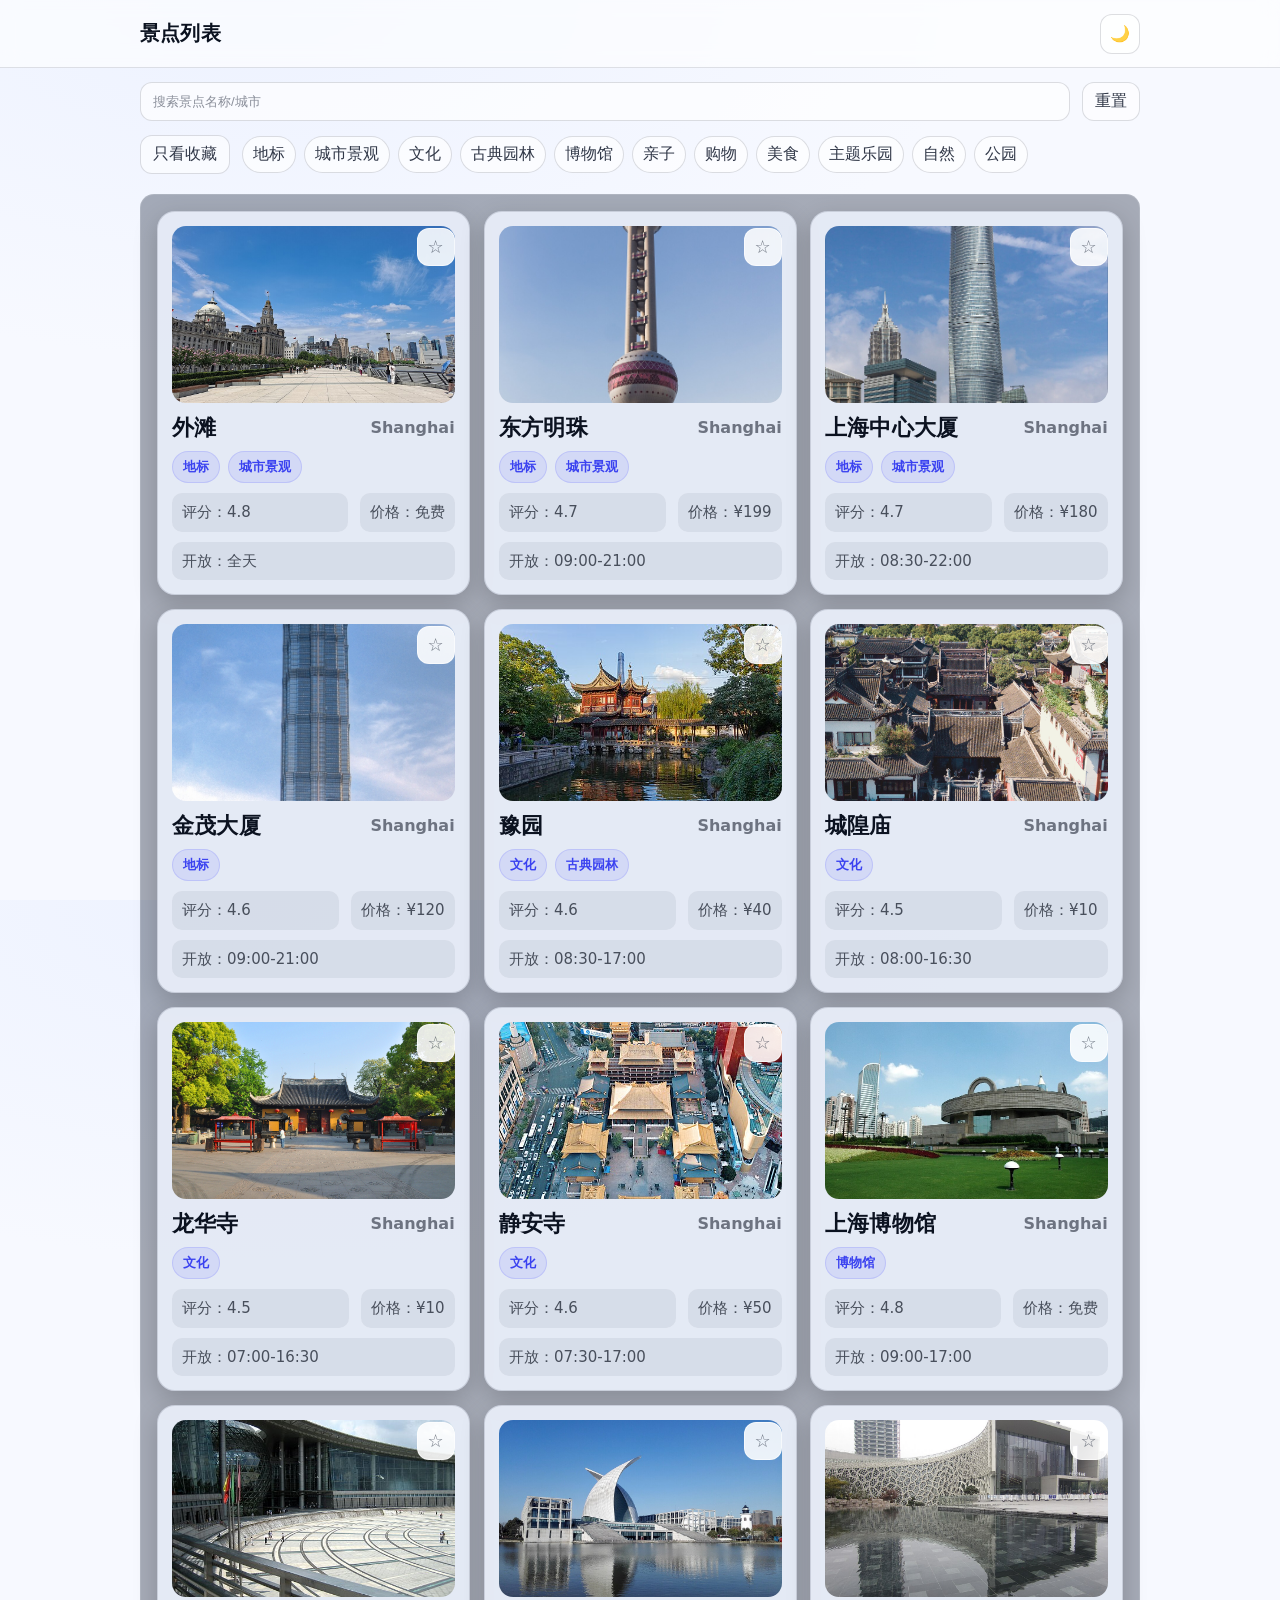
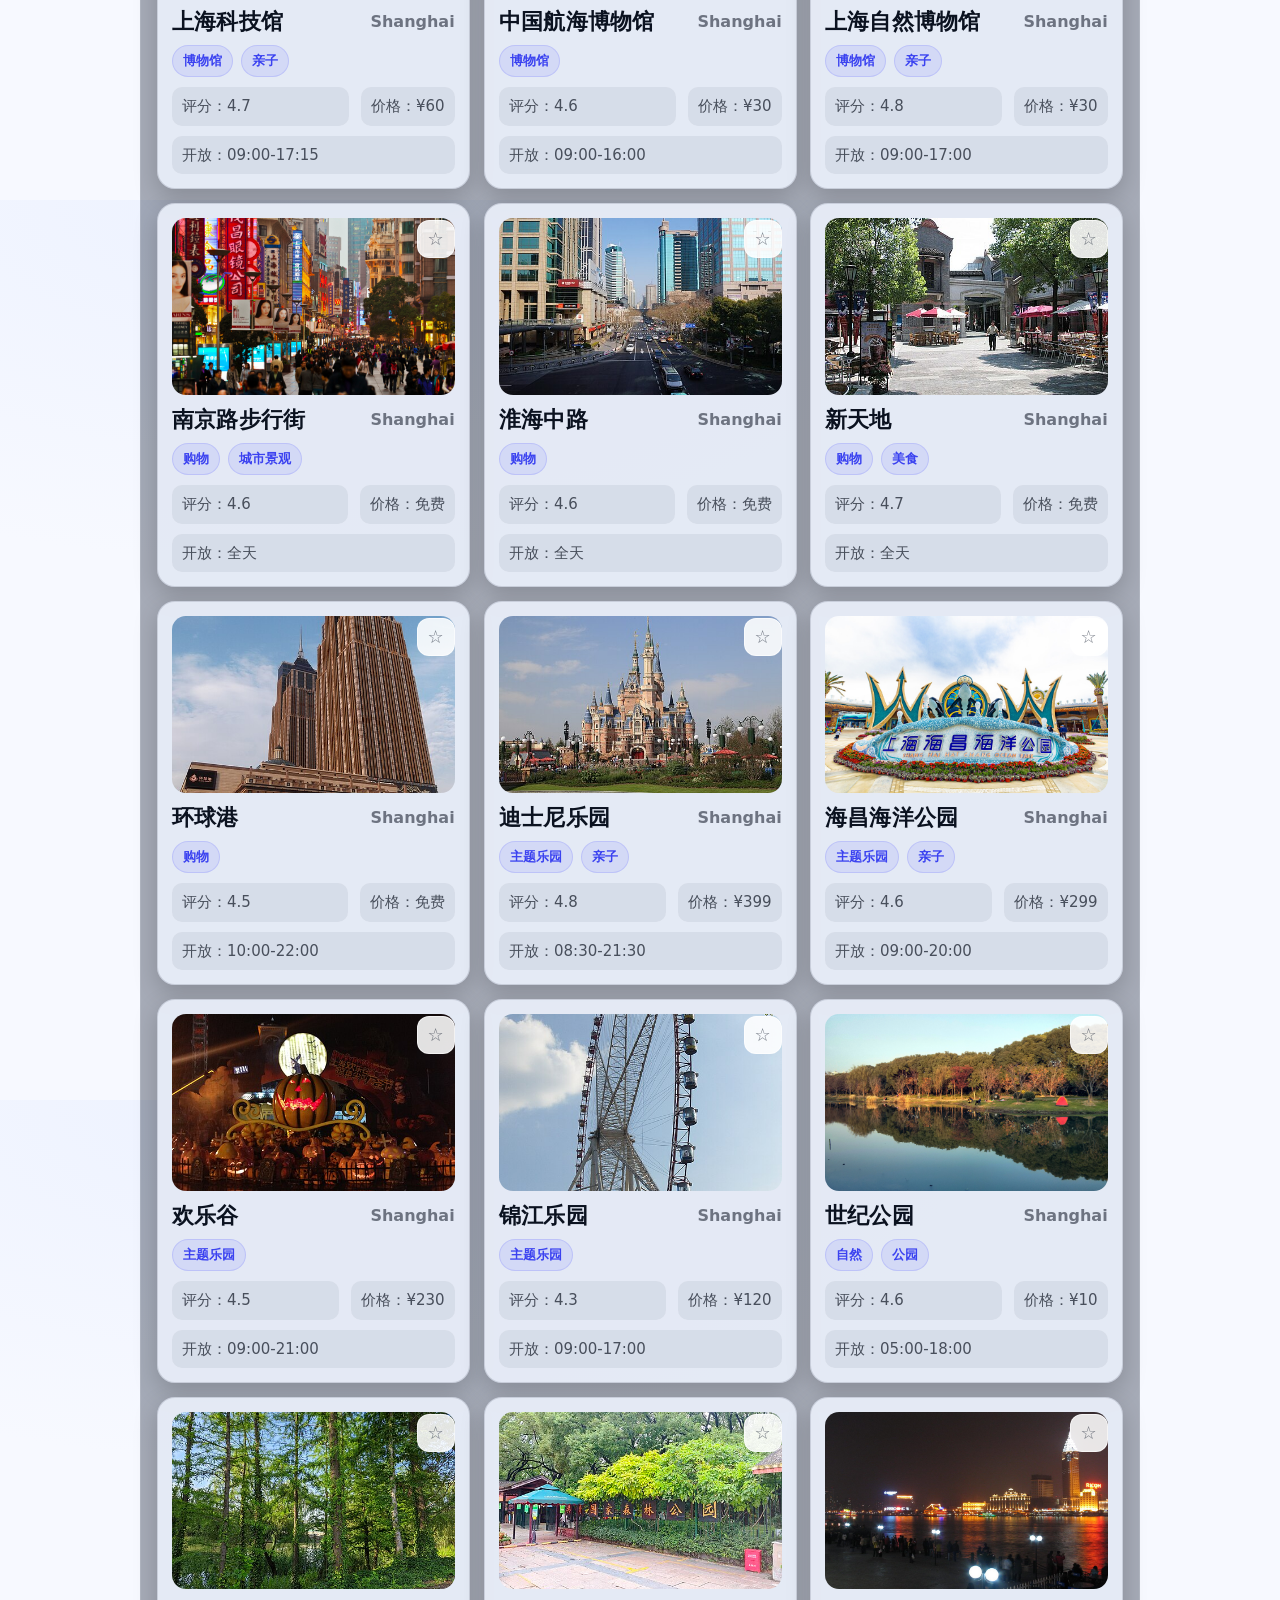
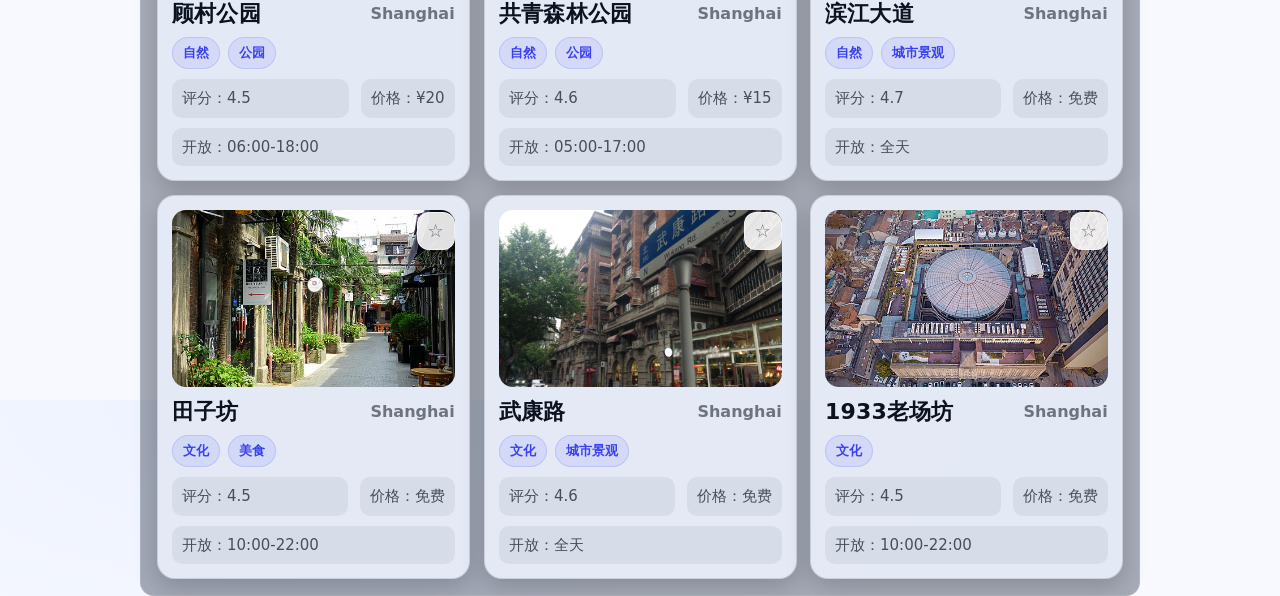
<file: src/index.html>
<!doctype html>
<html lang="zh-CN">
  <head>
    <meta charset="UTF-8" />
    <meta name="viewport" content="width=device-width, initial-scale=1.0" />
    <title>Scenic Spots</title>
    <link rel="stylesheet" href="./style.css" />
  </head>
  <body>
    <header class="site-header">
      <div class="container">
        <div class="header-row">
          <h1 class="site-title">景点列表</h1>
          <button id="themeToggleBtn" type="button" aria-label="切换深色模式">🌙</button>
        </div>
      </div>
    </header>

    <main class="container">
      <div class="toolbar-row">
        <section aria-label="search" class="toolbar-grow">
          <input
            id="searchInput"
            type="search"
            placeholder="搜索景点名称/城市"
            autocomplete="off"
          />
        </section>

        <section aria-label="reset">
          <button id="resetBtn" type="button">重置</button>
        </section>
      </div>

      <div class="toolbar-row">
        <section aria-label="favorites">
          <button
            id="onlyFavoritesBtn"
            type="button"
            aria-pressed="false"
            onclick="this.setAttribute('aria-pressed', this.getAttribute('aria-pressed') === 'true' ? 'false' : 'true')"
          >
            只看收藏
          </button>
        </section>

        <section aria-label="tags" class="toolbar-grow">
          <div id="tagFilters"></div>
        </section>
      </div>

      <section aria-label="scenic spots list">
        <ul id="spotsList" class="spots-list"></ul>
      </section>
    </main>

    <div id="detailOverlay" class="overlay" hidden></div>
    <div
      id="detailModal"
      class="modal"
      role="dialog"
      aria-modal="true"
      aria-label="景点详情"
      hidden
    >
      <button id="detailCloseBtn" class="modal-close" type="button" aria-label="关闭">
        ×
      </button>
      <div id="detailContent" class="modal-content"></div>
    </div>

    <script src="./app.js" defer></script>
  </body>
</html>
</file>
<file: src/style.css>
:root {
  color-scheme: light;
  --bg: #0b1220;
  --panel: #0f1b33;
  --text: #e8eefc;
  --muted: #a9b7d3;
  --border: rgba(255, 255, 255, 0.12);
  --accent: #7aa2ff;
  --shadow: 0 14px 40px rgba(0, 0, 0, 0.35);

  /* theme tokens (default: light) */
  --page-bg: radial-gradient(1200px 600px at 20% 0%, #edf2ff 0%, #f7f9ff 60%);
  --page-text: #0b1220;
  --header-bg: rgba(255, 255, 255, 0.6);
  --header-border: rgba(15, 23, 42, 0.12);
  --control-bg: rgba(255, 255, 255, 0.66);
  --control-border: rgba(15, 23, 42, 0.14);
  --control-text: rgba(15, 23, 42, 0.86);
  --card-bg: rgba(234, 239, 250, 0.92);
  --card-border: rgba(15, 23, 42, 0.12);
  --modal-bg: rgba(255, 255, 255, 0.96);
}

body.dark-mode {
  color-scheme: dark;
  --page-bg: radial-gradient(1200px 600px at 20% 0%, #1a2a52 0%, var(--bg) 60%);
  --page-text: var(--text);
  --header-bg: rgba(15, 27, 51, 0.6);
  --header-border: var(--border);
  --control-bg: rgba(15, 27, 51, 0.45);
  --control-border: var(--border);
  --control-text: rgba(232, 238, 252, 0.88);
  --card-bg: rgba(15, 27, 51, 0.65);
  --card-border: var(--border);
  --modal-bg: rgba(15, 27, 51, 0.96);
}

* {
  box-sizing: border-box;
}

html,
body {
  height: 100%;
}

body {
  margin: 0;
  font-family: system-ui, -apple-system, "Segoe UI", Roboto, Arial, "Noto Sans",
    "PingFang SC", "Microsoft YaHei", sans-serif;
  background: var(--page-bg);
  color: var(--page-text);
}

.container {
  width: min(1000px, calc(100% - 32px));
  margin: 0 auto;
}

.site-header {
  border-bottom: 1px solid var(--header-border);
  background: var(--header-bg);
  backdrop-filter: blur(10px);
}

.site-title {
  margin: 0;
  padding: 20px 0;
  font-size: 20px;
  letter-spacing: 0.2px;
}

.header-row {
  display: flex;
  align-items: center;
  justify-content: space-between;
  gap: 12px;
}

#themeToggleBtn {
  width: 40px;
  height: 40px;
  border-radius: 12px;
  border: 1px solid var(--control-border);
  background: var(--control-bg);
  color: var(--control-text);
  cursor: pointer;
  display: grid;
  place-items: center;
  line-height: 1;
}

#themeToggleBtn:hover {
  border-color: rgba(122, 162, 255, 0.35);
}

#themeToggleBtn:active {
  transform: translateY(0);
}

main.container > section {
  margin-top: 14px;
}

.toolbar-row {
  margin-top: 14px;
  display: flex;
  align-items: center;
  gap: 12px;
  flex-wrap: wrap;
}

.toolbar-grow {
  flex: 1 1 320px;
  min-width: 240px;
}

input[type="search"] {
  width: 100%;
  padding: 11px 12px;
  border-radius: 12px;
  border: 1px solid var(--control-border);
  background: var(--control-bg);
  color: var(--control-text);
  outline: none;
  box-shadow: 0 0 0 0 rgba(0, 0, 0, 0);
  transition: border-color 140ms ease, box-shadow 140ms ease, background-color 140ms ease;
}

input[type="search"]::placeholder {
  color: color-mix(in srgb, var(--control-text) 55%, transparent);
}

input[type="search"]:focus {
  border-color: rgba(122, 162, 255, 0.75);
  box-shadow: 0 0 0 4px rgba(122, 162, 255, 0.18);
  background: color-mix(in srgb, var(--control-bg) 85%, black);
}

#tagFilters {
  display: flex;
  flex-wrap: wrap;
  gap: 8px;
}

button {
  font: inherit;
}

#tagFilters > button,
#resetBtn,
#onlyFavoritesBtn {
  padding: 7px 10px;
  border-radius: 999px;
  border: 1px solid var(--control-border);
  background: var(--control-bg);
  color: var(--control-text);
  cursor: pointer;
  transition: transform 140ms ease, border-color 140ms ease, background-color 140ms ease,
    box-shadow 140ms ease;
  user-select: none;
}

#tagFilters > button:hover,
#resetBtn:hover,
#onlyFavoritesBtn:hover {
  transform: translateY(-1px);
  border-color: rgba(122, 162, 255, 0.35);
}

#tagFilters > button.is-selected {
  color: var(--control-text);
  border-color: rgba(122, 162, 255, 0.75);
  background: rgba(122, 162, 255, 0.16);
  box-shadow: 0 0 0 3px rgba(122, 162, 255, 0.12);
}

#resetBtn {
  padding: 8px 12px;
  border-radius: 12px;
  background: color-mix(in srgb, var(--control-bg) 85%, transparent);
}

#onlyFavoritesBtn {
  padding: 8px 12px;
  border-radius: 12px;
  background: color-mix(in srgb, var(--control-bg) 85%, transparent);
  color: var(--control-text);
  border-color: var(--control-border);
}

#onlyFavoritesBtn[aria-pressed="true"] {
  background: rgba(122, 162, 255, 0.18);
  border-color: rgba(122, 162, 255, 0.6);
  box-shadow: 0 0 0 3px rgba(122, 162, 255, 0.12);
}

#resetBtn:active,
#tagFilters > button:active,
#onlyFavoritesBtn:active {
  transform: translateY(0);
}

.overlay {
  position: fixed;
  inset: 0;
  background: rgba(3, 8, 20, 0.55);
  backdrop-filter: blur(6px);
  z-index: 1000;
}

.modal {
  position: fixed;
  left: 50%;
  top: 50%;
  transform: translate(-50%, -50%);
  width: min(720px, calc(100% - 28px));
  max-height: min(80vh, 720px);
  overflow: auto;
  z-index: 1001;
  border-radius: 18px;
  border: 1px solid rgba(255, 255, 255, 0.16);
  background: var(--modal-bg);
  color: var(--page-text);
  box-shadow: var(--shadow);
  padding: 16px 16px 18px;
}

.modal-close {
  position: sticky;
  top: 0;
  margin-left: auto;
  display: inline-flex;
  align-items: center;
  justify-content: center;
  width: 36px;
  height: 36px;
  border-radius: 12px;
  border: 1px solid color-mix(in srgb, var(--page-text) 18%, transparent);
  background: color-mix(in srgb, var(--page-text) 6%, transparent);
  color: color-mix(in srgb, var(--page-text) 70%, transparent);
}

.modal-content > img {
  width: 100%;
  aspect-ratio: 16 / 10;
  object-fit: cover;
  border-radius: 14px;
  display: block;
}

.detail-image {
  cursor: zoom-in;
}

.image-viewer {
  position: fixed;
  inset: 0;
  z-index: 1100;
  background: rgba(0, 0, 0, 0.88);
  display: grid;
  place-items: center;
  padding: 18px;
}

.image-viewer[hidden] {
  display: none;
}

.image-viewer-img {
  max-width: min(1100px, 100%);
  max-height: 92vh;
  width: auto;
  height: auto;
  border-radius: 14px;
  object-fit: contain;
  box-shadow: var(--shadow);
  cursor: zoom-out;
}

.modal-content > h2 {
  margin: 14px 0 8px;
  font-size: 22px;
  line-height: 1.25;
}

.modal-content > p {
  margin: 0 0 12px;
  color: color-mix(in srgb, var(--page-text) 72%, transparent);
  line-height: 1.6;
}

.modal-content > div {
  display: inline-flex;
  padding: 8px 10px;
  border-radius: 10px;
  background: color-mix(in srgb, var(--page-text) 6%, transparent);
  color: color-mix(in srgb, var(--page-text) 72%, transparent);
}

.spots-list {
  list-style: none;
  padding: 16px;
  margin: 20px 0 40px;
  min-height: 120px;
  border: 1px solid var(--border);
  border-radius: 14px;
  background: rgba(15, 27, 51, 0.35);

  display: grid;
  grid-template-columns: repeat(auto-fill, minmax(240px, 1fr));
  gap: 14px;
  align-items: start;
}

.spots-list > li {
  border-radius: 18px;
  overflow: hidden;
  border: 1px solid var(--card-border);
  background: var(--card-bg);
  color: var(--page-text);
  box-shadow: 0 8px 24px rgba(0, 0, 0, 0.18);
  transition: transform 160ms ease, box-shadow 160ms ease, border-color 160ms ease;
  will-change: transform;
  position: relative;

  display: grid;
  grid-template-columns: 1fr auto;
  grid-template-areas:
    "img img"
    "title city"
    "tags tags"
    "rating price"
    "open open";
  gap: 10px 12px;
  padding: 0 14px 14px;
}

.favorite-btn {
  position: absolute;
  right: 14px;
  top: 16px;
  width: 38px;
  height: 38px;
  border-radius: 12px;
  border: 1px solid rgba(255, 255, 255, 0.6);
  background: rgba(255, 255, 255, 0.88);
  cursor: pointer;
  display: grid;
  place-items: center;
  line-height: 1;
  font-size: 18px;
  box-shadow: none;
  color: rgba(15, 23, 42, 0.55);
}

.favorite-btn[aria-pressed="true"] {
  color: #f5b301;
}

.favorite-btn:hover {
  border-color: rgba(122, 162, 255, 0.45);
}

.favorite-btn:active {
  border-color: rgba(122, 162, 255, 0.65);
}

.spots-list > li:hover {
  transform: translateY(-2px);
  border-color: rgba(122, 162, 255, 0.35);
  box-shadow: var(--shadow);
}

.spots-list > li > img {
  width: 100%;
  aspect-ratio: 16 / 10;
  object-fit: cover;
  display: block;
  grid-area: img;
  border-radius: 14px;
  margin: 14px 0 2px;
}

.spot-title {
  grid-area: title;
  margin: 0;
  font-size: 22px;
  line-height: 1.2;
  letter-spacing: 0.2px;
  font-weight: 800;
}

.spot-city {
  grid-area: city;
  align-self: center;
  justify-self: end;
  font-weight: 600;
  color: color-mix(in srgb, var(--page-text) 55%, transparent);
}

.spot-tags {
  grid-area: tags;
  display: flex;
  flex-wrap: wrap;
  gap: 8px;
}

.tag-pill {
  display: inline-flex;
  align-items: center;
  padding: 6px 10px;
  border-radius: 999px;
  font-size: 13px;
  font-weight: 700;
  color: #3b42f0;
  background: rgba(110, 116, 255, 0.14);
  border: 1px solid rgba(110, 116, 255, 0.22);
}

.spot-rating,
.spot-price,
.spot-open-time {
  font-size: 15px;
  line-height: 1.5;
  color: color-mix(in srgb, var(--page-text) 70%, transparent);
  padding: 8px 10px;
  border-radius: 10px;
  background: color-mix(in srgb, var(--page-text) 6%, transparent);
}

.spot-rating {
  grid-area: rating;
}

.spot-price {
  grid-area: price;
  justify-self: end;
}

.spot-open-time {
  grid-area: open;
}
</file>
